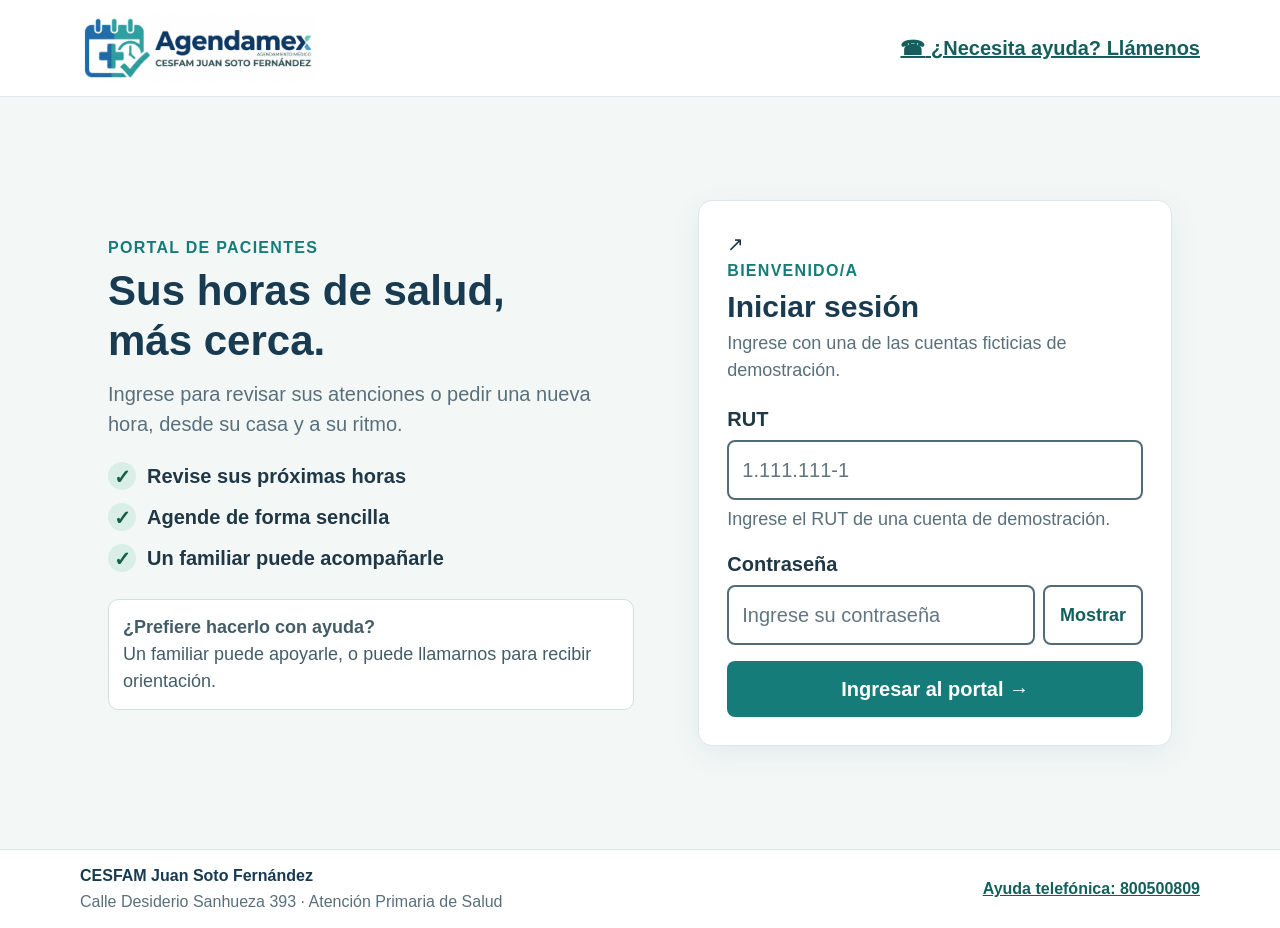
<file: index.html>
<!doctype html>
<html lang="es">
<head>
  <meta charset="utf-8">
  <meta name="viewport" content="width=device-width, initial-scale=1">
  <meta name="description" content="Ingreso accesible al portal de pacientes del CESFAM Juan Soto Fernández.">
  <title>Iniciar sesión | CESFAM Juan Soto Fernández</title>
  <link href="https://cdn.jsdelivr.net/npm/bootstrap@5.3.3/dist/css/bootstrap.min.css" rel="stylesheet">
  <link href="styles.css" rel="stylesheet">
  <link href="login.css" rel="stylesheet">
</head>
<body class="login-page">
  <a class="skip-link" href="#formulario-ingreso">Saltar al formulario de ingreso</a>
  <header class="login-header">
    <a class="login-brand" href="index.html" aria-label="CESFAM Juan Soto Fernández, inicio">
      <img class="login-brand-logo" src="assets/agendamex-logo.png" alt="Agendamex, agendamiento médico del CESFAM Juan Soto Fernández">
    </a>
    <a class="login-help-link" href="tel:800500809"><span aria-hidden="true">☎</span> ¿Necesita ayuda? Llámenos</a>
  </header>
  <main class="login-main">
    <section class="login-welcome" aria-labelledby="welcome-title">
      <p class="eyebrow">PORTAL DE PACIENTES</p>
      <h1 id="welcome-title">Sus horas de salud, más cerca.</h1>
      <p>Ingrese para revisar sus atenciones o pedir una nueva hora, desde su casa y a su ritmo.</p>
      <div class="welcome-points">
        <div><span aria-hidden="true">✓</span><strong>Revise sus próximas horas</strong></div>
        <div><span aria-hidden="true">✓</span><strong>Agende de forma sencilla</strong></div>
        <div><span aria-hidden="true">✓</span><strong>Un familiar puede acompañarle</strong></div>
      </div>
      <div class="login-support">
        <p><strong>¿Prefiere hacerlo con ayuda?</strong><br>Un familiar puede apoyarle, o puede llamarnos para recibir orientación.</p>
      </div>
    </section>
    <section class="login-card" aria-labelledby="login-title">
      <div class="login-card-heading">
        <span class="login-card-icon" aria-hidden="true">↗</span>
        <p class="eyebrow">BIENVENIDO/A</p>
        <h2 id="login-title">Iniciar sesión</h2>
        <p>Ingrese con una de las cuentas ficticias de demostración.</p>
      </div>
      <form id="formulario-ingreso">
        <div class="login-field">
          <label for="rut">RUT</label>
          <input id="rut" type="text" autocomplete="username" placeholder="1.111.111-1" aria-describedby="rut-ayuda error-ingreso" required>
          <small id="rut-ayuda">Ingrese el RUT de una cuenta de demostración.</small>
        </div>
        <div class="login-field">
          <label for="clave">Contraseña</label>
          <div class="password-control">
            <input id="clave" type="password" autocomplete="current-password" placeholder="Ingrese su contraseña" required>
            <button id="boton-clave" class="password-toggle" type="button" aria-controls="clave" aria-label="Mostrar contraseña" aria-pressed="false">Mostrar</button>
          </div>
        </div>
        <p id="error-ingreso" class="login-error" role="alert" hidden>El RUT o la contraseña son incorrectos.</p>
        <button class="login-submit" type="submit">Ingresar al portal <span aria-hidden="true">→</span></button>
      </form>
    </section>
  </main>
  <footer class="login-footer">
    <div class="login-footer-location">
      <strong>CESFAM Juan Soto Fernández</strong>
      <span>Calle Desiderio Sanhueza 393 · Atención Primaria de Salud</span>
    </div>
    <a href="tel:800500809">Ayuda telefónica: 800500809</a>
  </footer>
  <script src="demo-users.js"></script>
  <script src="login.js"></script>
</body>
</html>
</file>
<file: styles.css>
:root {
  --navy: #183b52;
  --navy-dark: #123247;
  --teal: #167c79;
  --ink: #203746;
  --muted: #596f7b;
  --line: #dfe7ea;
  --focus: #7a3e00;
}
body {
  margin: 0;
  background: #f5f8f9;
  color: var(--ink);
  font: 20px/1.5 Arial, Helvetica, sans-serif;
}
a:focus-visible,
button:focus-visible,
input:focus-visible,
select:focus-visible,
summary:focus-visible {
  outline: 4px solid var(--focus);
  outline-offset: 3px;
}
[hidden] { display: none !important; }
.skip-link {
  position: absolute;
  z-index: 10;
  top: 8px;
  left: 8px;
  padding: 10px 14px;
  transform: translateY(-150%);
  background: #fff;
  color: var(--navy-dark);
}
.skip-link:focus { transform: translateY(0); }
.eyebrow { margin: 0 0 6px; color: var(--teal); font-size: 16px; font-weight: 700; letter-spacing: .08em; }
h1, h2, h3 { color: var(--navy); font-weight: 700; }
h1 { margin: 0; font-size: clamp(30px, 4vw, 42px); }
h2 { margin: 0; font-size: 25px; }
.mobile-brand-mark {
  display: grid;
  width: 44px;
  height: 44px;
  flex: 0 0 auto;
  place-items: center;
  border-radius: 12px;
  background: #d7eee8;
  color: var(--navy-dark);
  font-size: 30px;
  font-weight: 700;
}
@media (prefers-reduced-motion: reduce) {
  *, *::before, *::after { scroll-behavior: auto !important; transition-duration: .01ms !important; }
}
</file>
<file: login.css>
.login-page { min-height: 100vh; background: #f3f8f7; }
.login-header, .login-footer {
  display: flex;
  align-items: center;
  justify-content: space-between;
  gap: 16px;
  padding: 14px max(22px, calc((100% - 1120px) / 2));
  background: #fff;
}
.login-header { min-height: 80px; border-bottom: 1px solid var(--line); }
.login-brand { display: block; flex: 0 1 330px; text-decoration: none; }
.login-brand-logo { display: block; width: auto; height: 68px; max-width: 100%; }
.login-help-link { color: #145f5c; font-weight: 700; }
.login-main {
  display: grid;
  width: min(1120px, 100%);
  min-height: calc(100vh - 148px);
  grid-template-columns: 1fr minmax(360px, .9fr);
  align-items: center;
  gap: 64px;
  margin: auto;
  padding: 44px 28px;
}
.login-welcome h1 { max-width: 470px; line-height: 1.18; }
.login-welcome > p:not(.eyebrow) { margin: 14px 0 22px; color: var(--muted); font-size: 20px; }
.welcome-points { display: grid; gap: 11px; }
.welcome-points > div { display: flex; align-items: center; gap: 11px; }
.welcome-points span {
  display: grid;
  width: 28px;
  height: 28px;
  flex: 0 0 auto;
  place-items: center;
  border-radius: 50%;
  background: #d9eee6;
  color: #145e4a;
  font-weight: 700;
}
.login-support { margin-top: 26px; padding: 14px; border: 1px solid #cfe0df; border-radius: 10px; background: #fff; }
.login-support p { margin: 0; color: #435d68; font-size: 18px; }
.login-card { padding: 28px; border: 1px solid var(--line); border-radius: 14px; background: #fff; box-shadow: 0 8px 30px #16394912; }
.login-card-heading { margin-bottom: 20px; }
.login-card h2 { font-size: 30px; }
.login-card-heading > p:last-child { margin: 5px 0 0; color: var(--muted); font-size: 18px; }
.login-card form { display: grid; gap: 16px; }
.login-field { display: grid; gap: 6px; }
.login-field label { font-size: 20px; font-weight: 700; }
.login-field input {
  width: 100%;
  min-height: 60px;
  padding: 10px 13px;
  border: 2px solid #536b76;
  border-radius: 8px;
  background: #fff;
  color: var(--ink);
  font: inherit;
}
.password-control { display: flex; gap: 8px; }
.password-control input { min-width: 0; flex: 1; }
.password-toggle { min-width: 100px; min-height: 60px; padding: 8px 12px; border: 2px solid #536b76; border-radius: 8px; background: #fff; color: #145f5c; font: inherit; font-size: 18px; font-weight: 700; cursor: pointer; }
.password-toggle:hover { background: #f0f8f6; }
.login-field input::placeholder { color: #627681; }
.login-field small { color: var(--muted); font-size: 18px; }
.login-error { margin: 0; color: #a32121; font-size: 18px; font-weight: 700; }
.login-submit {
  width: 100%;
  min-height: 56px;
  border: 0;
  border-radius: 8px;
  background: var(--teal);
  color: #fff;
  font: inherit;
  font-weight: 700;
  cursor: pointer;
}
.login-submit:hover { background: #105f5d; }
.login-footer { min-height: 68px; border-top: 1px solid var(--line); color: var(--muted); font-size: 16px; }
.login-footer-location { display: grid; gap: 2px; }
.login-footer-location strong { color: var(--navy); }
.login-footer a { color: #145f5c; font-weight: 700; }
@media (max-width: 900px) {
  .login-main { gap: 30px; }
}
@media (max-width: 700px) {
  .login-header { min-height: 68px; padding: 10px 16px; }
  .login-brand { flex-basis: 220px; }
  .login-brand-logo { height: 54px; }
  .login-help-link { display: grid; width: 48px; height: 48px; place-items: center; overflow: hidden; font-size: 0; }
  .login-help-link::before { content: "☎"; font-size: 24px; }
  .login-main { min-height: auto; grid-template-columns: 1fr; gap: 22px; padding: 28px 16px; }
  .login-welcome h1 { font-size: 35px; }
  .login-welcome > p:not(.eyebrow) { font-size: 20px; }
  .login-card { width: min(100%, 560px); margin: auto; padding: 23px 18px; }
  .login-footer { align-items: flex-start; flex-direction: column; padding: 13px 16px; }
}
</file>
<file: portal.css>
.app-shell { min-height: 100vh; }
.sidebar {
  position: fixed;
  inset: 0 auto 0 0;
  display: flex;
  width: 250px;
  flex-direction: column;
  padding: 25px 17px;
  background: var(--navy-dark);
  color: #fff;
}
.brand { display: block; box-sizing: border-box; width: 100%; max-width: 210px; margin: 0 auto 35px; padding: 7px; border-radius: 9px; background: #fff; }
.brand-logo { display: block; width: 100%; height: auto; }
.sidebar-label { padding: 0 10px 10px; color: #b7cbd4; font-size: 16px; font-weight: 700; }
.nav-menu { display: grid; gap: 6px; }
.nav-item { display: flex; min-height: 48px; align-items: center; gap: 11px; padding: 8px 12px; border-radius: 8px; color: #e2edf1; text-decoration: none; }
.nav-item span { width: 23px; color: #c7e4e0; font-size: 21px; text-align: center; }
.nav-item:hover, .nav-item.active { background: #24536a; color: #fff; }
.sidebar-help { margin: auto 2px 18px; padding: 15px; border: 1px solid #426276; border-radius: 10px; background: #1b4056; }
.sidebar-help p { margin: 5px 0 8px; color: #d3e2e8; font-size: 18px; }
.sidebar-help a { color: #bceadd; font-weight: 700; }
.sidebar-footer { padding-top: 12px; border-top: 1px solid #35576b; color: #c7d7df; font-size: 16px; }
.main-content { min-height: 100vh; margin-left: 250px; }
.topbar { display: flex; min-height: 78px; align-items: center; justify-content: space-between; padding: 12px 5%; border-bottom: 1px solid var(--line); background: #fff; }
.mobile-brand-mark { display: none; }
.topbar-title { margin: 0; color: var(--navy); font-weight: 700; }
.profile { display: flex; align-items: center; gap: 10px; }
.profile-avatar { display: grid; width: 48px; height: 48px; flex: 0 0 auto; place-items: center; border-radius: 50%; background: #dcefeb; color: #165b5b; font-size: 18px; font-weight: 700; }
.profile-copy strong, .profile-copy span { display: block; }
.profile-copy strong { font-size: 18px; }
.profile-copy span { color: var(--muted); font-size: 16px; }
.logout-link { display: inline-flex; min-height: 48px; align-items: center; margin-left: 10px; padding: 8px; color: #405865; }
.page-container { width: min(1120px, 100%); margin: auto; padding: 36px 5%; }
.welcome-row, .section-heading { display: flex; align-items: center; justify-content: space-between; gap: 18px; }
.welcome-copy { margin: 7px 0 0; color: var(--muted); }
.btn-large { min-height: 50px; padding: 10px 18px; background: var(--teal); border-color: var(--teal); font-weight: 700; }
.notice-card { margin-top: 24px; padding: 15px; border: 1px solid #cce5df; border-radius: 9px; background: #eff8f5; }
.notice-card p { margin: 2px 0 0; color: #405865; font-size: 18px; }
.section-block { margin-top: 32px; scroll-margin-top: 16px; }
.section-heading { margin-bottom: 14px; }
.appointment-card, .booking-card { border: 1px solid var(--line); border-radius: 11px; background: #fff; }
.appointment-card { display: flex; align-items: center; gap: 18px; padding: 18px; }
.appointment-date { display: grid; width: 68px; min-height: 76px; flex: 0 0 auto; place-content: center; border-radius: 8px; background: #e8f4f1; color: #276c69; text-align: center; }
.appointment-date span { font-size: 16px; font-weight: 700; }
.appointment-date strong { color: #174e50; font-size: 28px; line-height: 1.1; }
.appointment-details { flex: 1; }
.status-badge { color: #17613e; font-size: 18px; font-weight: 700; }
.status-badge-cancelled { color: #a32121; }
.appointment-details h3 { margin: 2px 0; font-size: 20px; }
.appointment-meta { margin: 3px 0; color: #405865; font-size: 18px; }
.appointment-professional { margin: 0; color: var(--muted); font-size: 16px; }
.step-caption { color: var(--muted); font-size: 18px; }
.stepper { display: flex; align-items: center; padding: 15px 22px; border-bottom: 1px solid var(--line); }
.step { display: flex; align-items: center; gap: 8px; color: #536b76; white-space: nowrap; }
.step > span { display: grid; width: 36px; height: 36px; place-items: center; border: 2px solid #536b76; border-radius: 50%; font-weight: 700; }
.step strong { font-size: 18px; }
.step.completed { color: #145e5c; }
.step.active { color: #145e5c; }
.step.active > span { border-color: var(--teal); background: var(--teal); color: #fff; }
.step-line { height: 1px; flex: 1; margin: 0 12px; background: #d8e1e4; }
.booking-content { padding: 20px 22px; }
.booking-intro h3 { margin: 0; font-size: 22px; }
.booking-intro p { margin: 4px 0 15px; color: var(--muted); font-size: 18px; }
.service-option { display: flex; width: 100%; min-height: 80px; align-items: center; gap: 12px; padding: 11px; border: 2px solid #536b76; border-radius: 8px; background: #fff; color: var(--ink); font: inherit; text-align: left; cursor: pointer; }
.service-option.selected { border-color: var(--teal); background: #f4fbf8; }
.service-option:hover { border-color: var(--teal); }
.service-symbol { display: grid; width: 40px; height: 40px; flex: 0 0 auto; place-items: center; border-radius: 9px; background: #e6f4f0; color: var(--teal); font-size: 23px; }
.service-option strong, .service-option small { display: block; }
.service-option strong { color: var(--navy); font-size: 20px; }
.service-option small { color: var(--muted); font-size: 18px; }
.static-note { margin: 11px 0 0; color: #536b76; font-size: 18px; }
.prototype-button { min-height: 56px; margin-top: 12px; padding: 10px 16px; border: 2px solid var(--teal); border-radius: 7px; background: #fff; color: #145f5c; font: inherit; font-size: 20px; font-weight: 700; cursor: pointer; }
.prototype-button:hover { background: #e8f5f2; }
.prototype-button:disabled { cursor: not-allowed; opacity: .55; }
.secondary-button { border-color: #536b76; color: #405865; }
.booking-actions { display: flex; justify-content: space-between; gap: 12px; margin-top: 18px; }
.booking-actions .prototype-button { margin-top: 0; }
.choice-heading { margin: 20px 0 9px; color: var(--navy); font-size: 20px; }
.choice-list { display: flex; flex-wrap: wrap; gap: 9px; }
.date-option, .time-option {
  min-height: 56px;
  padding: 11px 15px;
  border: 2px solid #536b76;
  border-radius: 8px;
  background: #fff;
  color: var(--ink);
  font: inherit;
  font-weight: 700;
  cursor: pointer;
}
.date-option[aria-pressed="true"], .time-option[aria-pressed="true"] {
  border-color: var(--teal);
  background: #e8f5f2;
  color: #145f5c;
}
.date-option:hover, .time-option:hover { border-color: var(--teal); }
.booking-summary { display: grid; gap: 0; margin: 18px 0; border: 1px solid var(--line); border-radius: 9px; }
.booking-summary > div { display: grid; grid-template-columns: minmax(110px, .7fr) 1.3fr; gap: 12px; padding: 12px 14px; }
.booking-summary > div + div { border-top: 1px solid var(--line); }
.booking-summary dt { color: var(--muted); font-size: 18px; font-weight: 700; }
.booking-summary dd { margin: 0; color: var(--navy); }
.booking-success { padding: 12px 0; }
.booking-success h3 { margin: 10px 0 5px; }
.booking-success p { color: var(--muted); }
.success-mark { display: grid; width: 48px; height: 48px; place-items: center; border-radius: 50%; background: #d9eee6; color: #145e4a; font-size: 27px; font-weight: 700; }
.storage-error { margin: 12px 0; color: #a32121; font-size: 18px; font-weight: 700; }
.appointment-list { display: grid; gap: 12px; }
.appointments-empty { margin: 0; padding: 17px; border: 1px dashed #536b76; border-radius: 9px; background: #fff; color: var(--muted); font-size: 18px; }
.appointment-feedback { margin: 0 0 12px; color: #17613e; font-size: 18px; font-weight: 700; }
.appointment-feedback:empty { display: none; }
.cancel-appointment { min-height: 48px; margin-top: 10px; padding: 8px 12px; border: 2px solid #8a1f1f; border-radius: 7px; background: #fff; color: #8a1f1f; font: inherit; font-size: 18px; font-weight: 700; cursor: pointer; }
.cancel-appointment:hover { background: #fff4f2; }
.appointment-error { margin: 0 0 12px; color: #a32121; font-size: 18px; font-weight: 700; }
.cancel-dialog { box-sizing: border-box; width: min(520px, calc(100vw - 32px)); padding: 24px; border: 2px solid #536b76; border-radius: 12px; background: #fff; color: var(--ink); }
.cancel-dialog::backdrop { background: #123247bf; }
.cancel-dialog h2 { margin: 0 0 12px; font-size: 26px; }
.cancel-dialog p { margin: 0; color: var(--muted); font-size: 20px; }
.cancel-dialog-actions { display: flex; flex-wrap: wrap; justify-content: flex-end; gap: 12px; margin-top: 20px; }
.cancel-dialog-actions .prototype-button { margin-top: 0; }
.danger-button { border-color: #8a1f1f; background: #8a1f1f; color: #fff; }
.danger-button:hover { border-color: #6f1717; background: #6f1717; }
.page-footer { display: flex; justify-content: space-between; gap: 12px; padding: 15px 5%; border-top: 1px solid var(--line); background: #fff; color: var(--muted); font-size: 16px; }
@media (max-width: 900px) {
  .sidebar { width: 220px; }
  .main-content { margin-left: 220px; }
}
@media (max-width: 700px) {
  .sidebar { position: static; width: auto; padding: 12px 14px; }
  .brand { margin: 0 0 10px; }
  .sidebar-label, .sidebar-help, .sidebar-footer { display: none; }
  .nav-menu { grid-template-columns: 1fr 1fr; gap: 4px 7px; }
  .nav-item { min-height: 48px; gap: 7px; padding: 7px; font-size: 18px; }
  .main-content { margin: 0; }
  .topbar { min-height: 66px; padding: 10px 16px; }
  .mobile-brand-mark { display: grid; width: 36px; height: 36px; font-size: 25px; }
  .profile-avatar { width: 44px; height: 44px; }
  .profile-copy span { font-size: 16px; }
  .logout-link { margin-left: 0; font-size: 18px; }
  .page-container { padding: 27px 16px 35px; }
  .welcome-row { align-items: flex-start; flex-direction: column; }
  .btn-large { width: 100%; }
  .section-block { margin-top: 27px; }
  .appointment-card { gap: 12px; padding: 14px; }
  .stepper { padding: 12px 10px; }
  .step { flex-direction: column; gap: 4px; }
  .step strong { font-size: 16px; }
  .step-line { margin: 0 6px; }
  .booking-content { padding: 17px 13px; }
  .page-footer { flex-direction: column; padding: 13px 16px; }
}
@media (max-width: 420px) {
  .profile-copy { display: none; }
  .page-container { padding-right: 13px; padding-left: 13px; }
  .step-caption { max-width: 135px; font-size: 16px; text-align: right; }
  .cancel-dialog { padding: 20px; }
  .cancel-dialog-actions { flex-direction: column-reverse; }
  .cancel-dialog-actions .prototype-button { width: 100%; }
}
</file>
